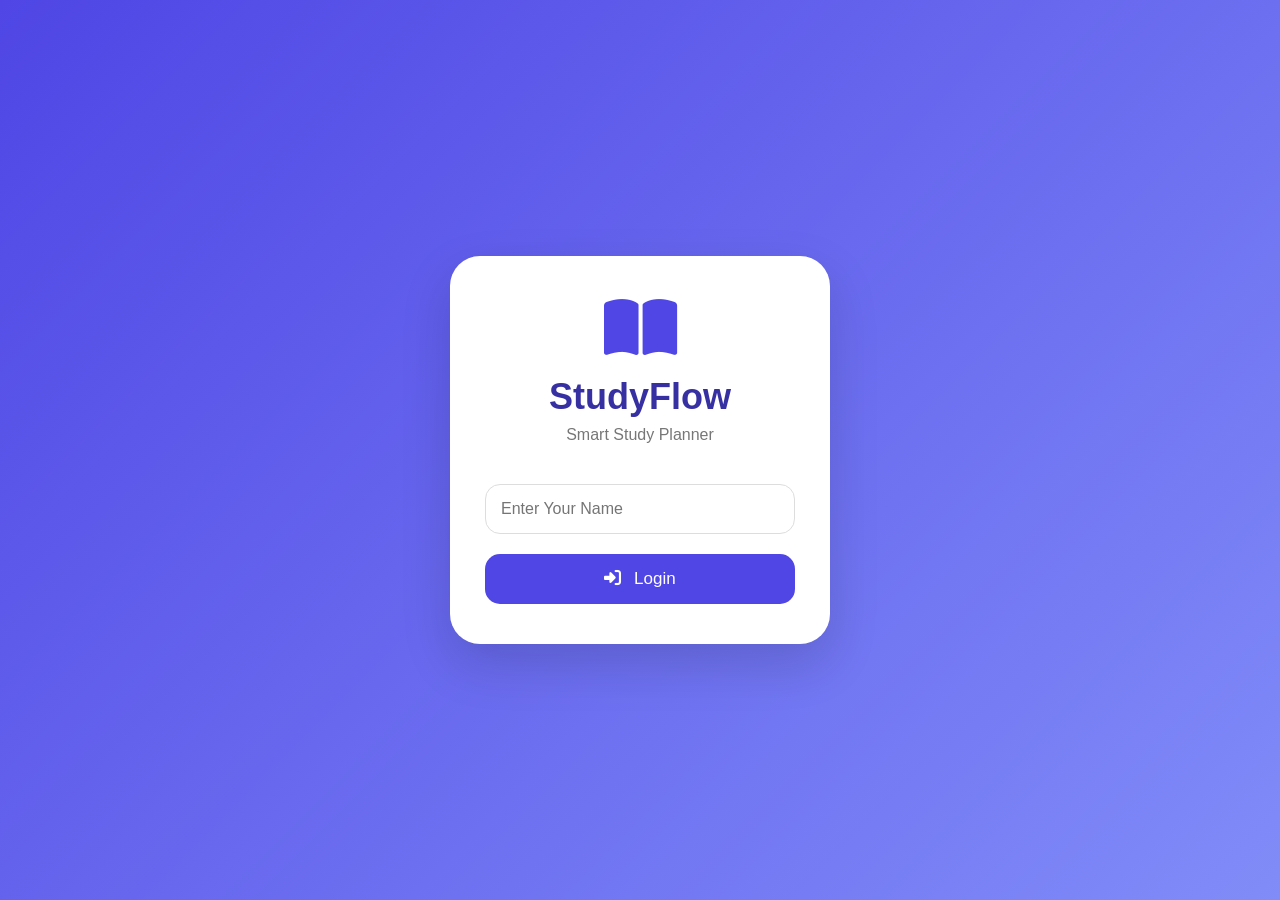
<file: Study Planner/index.html>
<!DOCTYPE html>
<html>
<head>
    <title>StudyFlow Login</title>
    <link rel="stylesheet" href="style.css">
    <link rel="stylesheet" href="https://cdnjs.cloudflare.com/ajax/libs/font-awesome/6.7.2/css/all.min.css">
    <style>
/* 
LOGIN PAGE
*/

.login-body{
    min-height:100vh;
    background:linear-gradient(135deg,#4f46e5,#818cf8);
    display:flex;
    justify-content:center;
    align-items:center;
}

/* LOGIN BOX */

.login-box{
    width:380px;
    background:white;
    padding:40px 35px;
    border-radius:30px;
    text-align:center;
    box-shadow:0 20px 50px rgba(0,0,0,.15);
    animation:loginAnimation .5s ease;
}

@keyframes loginAnimation{
    from{
        opacity:0;
        transform:translateY(-30px);
    }

    to{
        opacity:1;
        transform:translateY(0);
    }
}

/* LOGO */

.logo-icon{
    font-size:65px;
    color:#4f46e5;
    margin-bottom:15px;
}

.login-box h1{
    font-size:36px;
    color:#3730a3;
    margin-bottom:8px;
}

.login-box p{
    color:#777;
    margin-bottom:30px;
}

/* INPUT */

.login-box input{
    width:100%;
    padding:15px;
    border:1px solid #ddd;
    border-radius:15px;
    outline:none;
    font-size:16px;
    margin-bottom:20px;
}

.login-box input:focus{
    border-color:#4f46e5;
    box-shadow:0 0 8px rgba(79,70,229,.3);
}

/* BUTTON */

.login-box button{
    width:100%;
    padding:15px;
    border:none;
    border-radius:15px;
    background:#4f46e5;
    color:white;
    font-size:17px;
    cursor:pointer;
    transition:.3s;
}

.login-box button:hover{
    background:#3730a3;
    transform:translateY(-3px);
}

.login-box button i{
    margin-right:8px;
}

/* MOBILE */

@media(max-width:500px){

    .login-box{
        width:90%;
        padding:35px 25px;
    }

    .login-box h1{
        font-size:30px;
    }

}
</style>
</head>
<body class="login-body">
    <div class="login-box">
        <i class="fa-solid fa-book-open logo-icon"></i>
        <h1>StudyFlow</h1>
        <p>Smart Study Planner</p>
        <input type="text" id="nameInput" placeholder="Enter Your Name">
        <button onclick="login()">
            <i class="fa-solid fa-right-to-bracket"></i>
            Login
        </button>
    </div>

    <script src="script.js"></script>

</body>
</html>
</file>
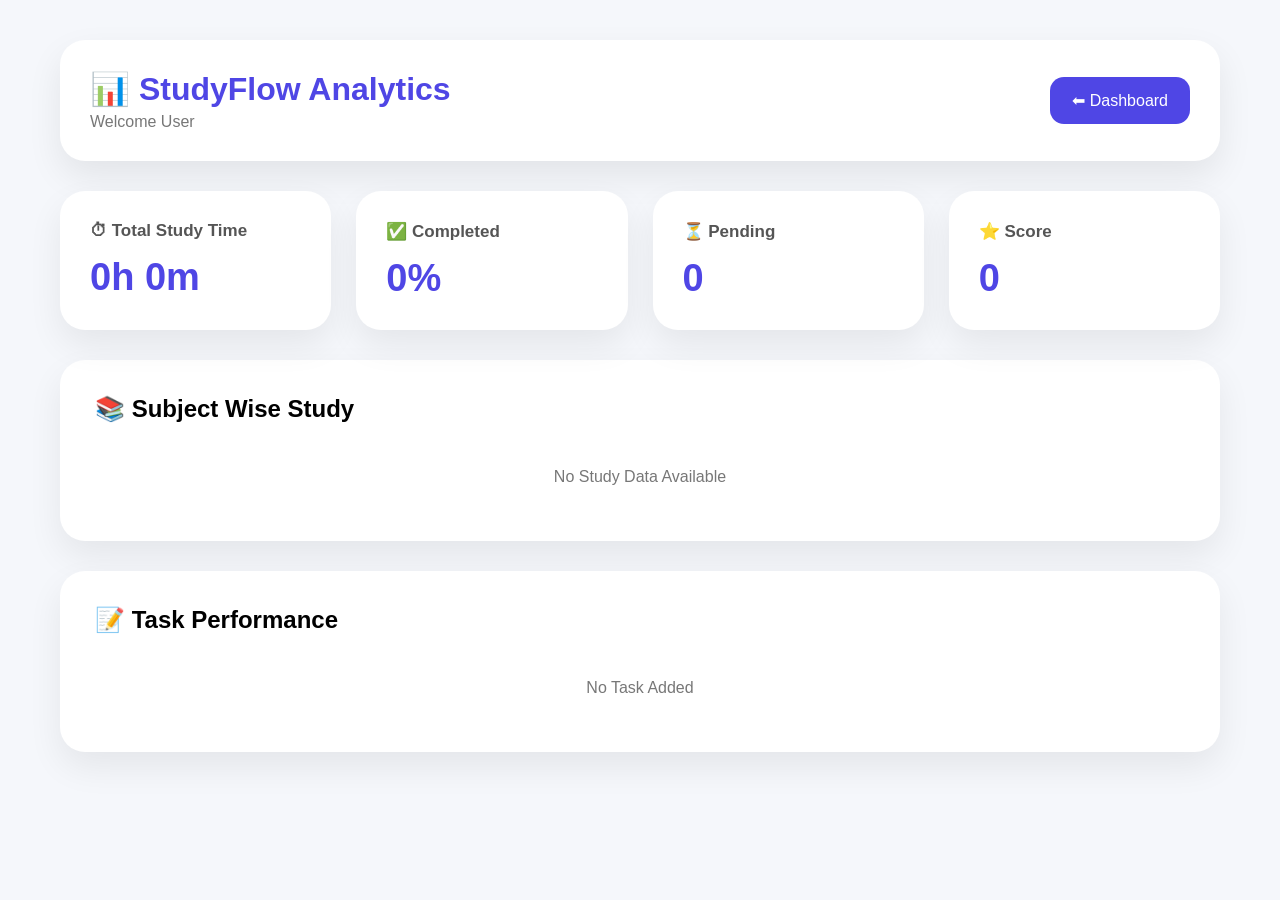
<file: Study Planner/analytics.html>
<!DOCTYPE html>
<html0.>
<head>
    <title>StudyFlow Analytics</title>
    <meta name="viewport" content="width=device-width, initial-scale=1.0">
   <style>
*{
    margin:0;
    padding:0;
    box-sizing:border-box;
    font-family:"Segoe UI",sans-serif;
}

body{
    background:#f5f7fb;
    padding:40px 60px;
}

/* HEADER */

.header{
    background:white;
    padding:30px;
    border-radius:25px;
    display:flex;
    justify-content:space-between;
    align-items:center;
    box-shadow:0 15px 35px rgba(0,0,0,.08);
    margin-bottom:30px;
}

.header h1{
    color:#4f46e5;
    font-size:32px;
}

.header p{
    color:#777;
    margin-top:5px;
}

.back{
    text-decoration:none;
    background:#4f46e5;
    color:white;
    padding:14px 22px;
    border-radius:14px;
}

/* TOP CARDS */

.cards{
    display:grid;
    grid-template-columns:repeat(4,1fr);
    gap:25px;
}

.card{
    background:white;
    padding:30px;
    border-radius:25px;
    box-shadow:0 15px 35px rgba(0,0,0,.07);
}

.card h3{
    color:#555;
    font-size:17px;
    margin-bottom:15px;
}

.number{
    font-size:38px;
    font-weight:bold;
    color:#4f46e5;
}

/* SECTIONS */

.section{
    background:white;
    padding:35px;
    margin-top:30px;
    border-radius:25px;
    box-shadow:0 15px 35px rgba(0,0,0,.07);
}

.section h2{
    margin-bottom:25px;
}

/* SUBJECT BAR */

.bar-box{
    margin-bottom:20px;
}

.bar-title{
    display:flex;
    justify-content:space-between;
    margin-bottom:8px;
}

.bar{
    height:22px;
    background:#e5e7eb;
    border-radius:20px;
    overflow:hidden;
}

.fill{
    height:100%;
    background:#4f46e5;
    border-radius:20px;
}

/* TASK */

.task{
    background:#f8fafc;
    padding:18px;
    border-radius:18px;
    margin-bottom:15px;
}

.task h3{
    color:#333;
    margin-bottom:8px;
}

.complete{
    color:#16a34a;
    font-weight:bold;
}

.pending{
    color:#dc2626;
    font-weight:bold;
}

/* EMPTY */

.empty{
    text-align:center;
    color:#777;
    padding:20px;
}

/* RESPONSIVE */

@media(max-width:1000px){
    .cards{
        grid-template-columns:repeat(2,1fr);
    }

    body{
        padding:30px;
    }
}

@media(max-width:600px){
    body{
        padding:15px;
    }

    .header{
        flex-direction:column;
        gap:20px;
    }

    .cards{
        grid-template-columns:1fr;
    }

    .section{
        padding:20px;
    }

    .header h1{
        font-size:25px;
    }
}
</style>


</head>



<body>

    <!-- Header -->
    <div class="header">
        <div>
            <h1>📊 StudyFlow Analytics</h1>
            <p id="username">Student Performance</p>
        </div>

        <a href="dashboard.html" class="back">
            ⬅ Dashboard
        </a>
    </div>

    <!-- Top Cards -->
    <div class="cards">

        <div class="card">
            <h3>⏱ Total Study Time</h3>
            <div class="number" id="studyTime">0h</div>
        </div>

        <div class="card">
            <h3>✅ Completed</h3>
            <div class="number" id="completed">0%</div>
        </div>

        <div class="card">
            <h3>⏳ Pending</h3>
            <div class="number" id="pending">0</div>
        </div>

        <div class="card">
            <h3>⭐ Score</h3>
            <div class="number" id="score">0</div>
        </div>

    </div>

    <!-- Subject Performance -->
    <div class="section">
        <h2>📚 Subject Wise Study</h2>
        <div id="subjects"></div>
    </div>

    <!-- Task Performance -->
    <div class="section">
        <h2>📝 Task Performance</h2>
        <div id="taskData"></div>
    </div>

    <script>

        let user = localStorage.getItem("studyUser") || "User";

        document.getElementById("username").innerHTML = "Welcome " + user;

        let tasks = JSON.parse(localStorage.getItem(user + "_tasks")) || [];

        let totalMinutes = 0;
        let completed = 0;
        let subjectData = {};

        tasks.forEach(task => {

            let time = Number(task.focusTime || 0);

            totalMinutes += time;

            if (task.complete) {
                completed++;
            }

            if (!subjectData[task.subject]) {
                subjectData[task.subject] = 0;
            }

            subjectData[task.subject] += time;

        });

        // Total Study Time
        let hour = Math.floor(totalMinutes / 60);
        let min = totalMinutes % 60;

        document.getElementById("studyTime").innerHTML = hour + "h " + min + "m";

        // Completion Percentage
        let percent = 0;

        if (tasks.length > 0) {
            percent = Math.round((completed / tasks.length) * 100);
        }

        document.getElementById("completed").innerHTML = percent + "%";
        document.getElementById("pending").innerHTML = tasks.length - completed;
        document.getElementById("score").innerHTML = percent;

        // Subject Progress
        let subjectBox = document.getElementById("subjects");

        let max = 0;

        Object.values(subjectData).forEach(value => {
            if (value > max) {
                max = value;
            }
        });

        if (Object.keys(subjectData).length === 0) {

            subjectBox.innerHTML = `
                <div class="empty">
                    No Study Data Available
                </div>
            `;

        } else {

            for (let sub in subjectData) {

                let width = Math.round((subjectData[sub] / max) * 100);

                subjectBox.innerHTML += `
                    <div class="bar-box">

                        <div class="bar-title">
                            <b>${sub}</b>
                            <span>
                                ${Math.floor(subjectData[sub] / 60)}h
                                ${subjectData[sub] % 60}m
                            </span>
                        </div>

                        <div class="bar">
                            <div class="fill" style="width:${width}%"></div>
                        </div>

                    </div>
                `;
            }
        }

        // Task Performance
        let taskBox = document.getElementById("taskData");

        if (tasks.length === 0) {

            taskBox.innerHTML = `
                <div class="empty">
                    No Task Added
                </div>
            `;

        } else {

            tasks.forEach(task => {

                taskBox.innerHTML += `
                    <div class="task">

                        <h3>${task.name}</h3>

                        <p>Subject : ${task.subject}</p>

                        <p>Focus Time : ${task.focusTime || 0} Minutes</p>

                        <p class="${task.complete ? 'complete' : 'pending'}">
                            ${task.complete ? "Completed ✅" : "Pending ⏳"}
                        </p>

                    </div>
                `;

            });

        }

    </script>

</body>

</html>
</file>
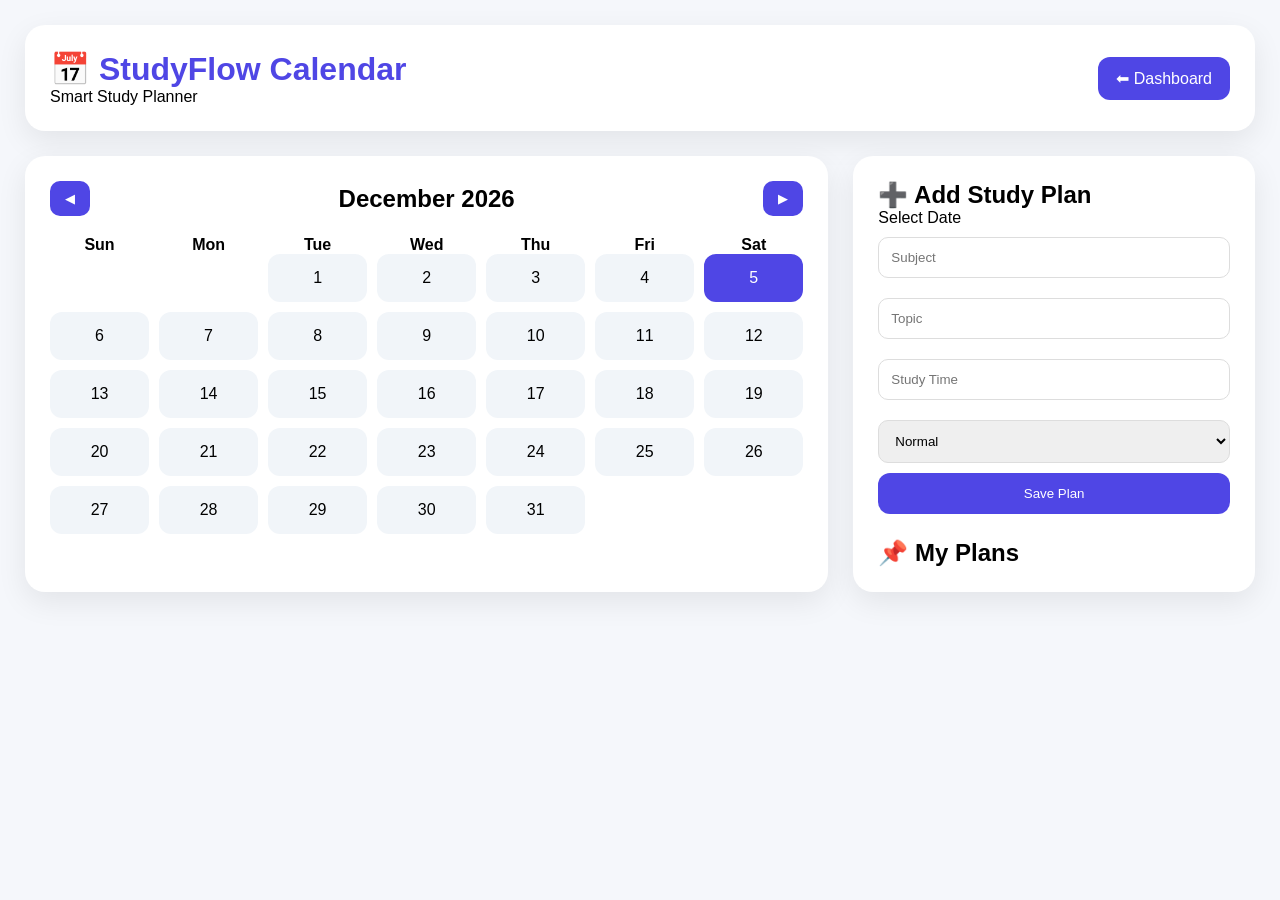
<file: Study Planner/calendar.html>
<!DOCTYPE html>
<html>
<head>
    <title>StudyFlow Calendar</title>
    <meta name="viewport" content="width=device-width, initial-scale=1.0">
    <style>
        * {
            margin: 0;
            padding: 0;
            box-sizing: border-box;
            font-family: "Segoe UI", sans-serif;
        }

        body {

            background: #f5f7fb;
            padding: 25px;

        }

        /* HEADER */
        .header {

            background: white;
            padding: 25px;
            border-radius: 20px;
            box-shadow: 0 10px 30px rgba(0, 0, 0, .08);
            margin-bottom: 25px;

            display: flex;
            justify-content: space-between;
            align-items: center;

        }

        .header h1 {

            color: #4f46e5;

        }

        .back {

            background: #4f46e5;
            color: white;
            padding: 12px 18px;
            border-radius: 12px;
            text-decoration: none;

        }

        .container {

            display: grid;
            grid-template-columns: 2fr 1fr;
            gap: 25px;

        }

        .card {

            background: white;
            padding: 25px;
            border-radius: 20px;
            box-shadow: 0 10px 30px rgba(0, 0, 0, .08);

        }

        /* CALENDAR */

        .calendar-head {

            display: flex;
            justify-content: space-between;
            align-items: center;
            margin-bottom: 20px;

        }

        .calendar-head button {

            background: #4f46e5;
            color: white;
            border: none;
            padding: 10px 15px;
            border-radius: 10px;
            cursor: pointer;

        }


        .days {

            display: grid;
            grid-template-columns: repeat(7, 1fr);
            gap: 10px;

        }


        .week {

            text-align: center;
            font-weight: bold;

        }


        .date {

            padding: 15px;
            background: #f1f5f9;
            text-align: center;
            border-radius: 12px;
            cursor: pointer;
            position: relative;

        }


        .date:hover {

            background: #c7d2fe;

        }

        .today {

            background: #4f46e5;
            color: white;

        }


        .has-plan::after {

            content: "";
            height: 8px;
            width: 8px;
            background: #16a34a;
            border-radius: 50%;
            position: absolute;
            bottom: 5px;
            left: 50%;
            transform: translateX(-50%);

        }


        input,
        textarea,
        select {

            width: 100%;
            padding: 12px;
            margin: 10px 0;
            border-radius: 10px;
            border: 1px solid #ddd;

        }


        .save {

            width: 100%;
            background: #4f46e5;
            color: white;
            border: none;
            padding: 13px;
            border-radius: 12px;
            cursor: pointer;

        }


        .plan {

            padding: 15px;
            border-radius: 15px;
            margin-top: 15px;
            background: #eef2ff;

        }

        .normal {

            border-left: 6px solid #2563eb;

        }


        .complete {

            border-left: 6px solid #16a34a;

        }


        .important {

            border-left: 6px solid #dc2626;

        }



        .plan button {

            border: none;
            padding: 8px 12px;
            margin: 5px;
            border-radius: 8px;
            cursor: pointer;

        }

        .edit {

            background: #f59e0b;
            color: white;

        }



        .delete {

            background: #dc2626;
            color: white;

        }

        .completeBtn {

            background: #16a34a;
            color: white;

        }


        @media(max-width:800px) {

            .container {

                grid-template-columns: 1fr;

            }

            .header {

                flex-direction: column;
                gap: 15px;

            }

            .days {

                gap: 5px;

            }


            .date {

                padding: 10px;

            }

        }
    </style>

</head>
<body>
    <div class="header">
        <div>
            <h1>
                📅 StudyFlow Calendar
            </h1>
            <p>
                Smart Study Planner
            </p>
        </div>
        <a href="dashboard.html" class="back">
            ⬅ Dashboard
        </a>
    </div>

    <div class="container">
        <!-- CALENDAR -->
        <div class="card">
            <div class="calendar-head">
                <button onclick="prevMonth()">
                    ◀
                </button>
                <h2 id="monthYear"></h2>
                <button onclick="nextMonth()">
                    ▶
                </button>
            </div>


            <div class="days">
                <div class="week">Sun</div>
                <div class="week">Mon</div>
                <div class="week">Tue</div>
                <div class="week">Wed</div>
                <div class="week">Thu</div>
                <div class="week">Fri</div>
                <div class="week">Sat</div>
            </div>
            <div class="days" id="calendar"></div>
        </div>

        <!-- PLAN -->

        <div class="card">
            <h2>
                ➕ Add Study Plan
            </h2>
            <p id="selectedDate">
                Select Date
            </p>
            <input id="subject" placeholder="Subject">
            <input id="topic" placeholder="Topic">
            <input id="time" placeholder="Study Time">
            <select id="status">
                <option value="normal">
                    Normal
                </option>
                <option value="important">
                    Important
                </option>
            </select>
            <button class="save" onclick="savePlan()">
                Save Plan
            </button>

            <h2 style="margin-top:25px">
                📌 My Plans
            </h2>
            <div id="plans"></div>
        </div>
    </div>

    <script>
        let date = new Date();
        let selectedDate = "";
        let editIndex = null;
        let plans =
            JSON.parse(localStorage.getItem("studyPlans")) || [];
        function loadCalendar() {
            let calendar = document.getElementById("calendar");
            calendar.innerHTML = "";
            let month = date.getMonth();
            let year = date.getFullYear();
            document.getElementById("monthYear").innerHTML =
                date.toLocaleString(
                    "default",
                    {
                        month: "long",
                        year: "numeric"
                    }
                );
            let firstDay =
                new Date(year, month, 1).getDay();
            let totalDays =
                new Date(year, month + 1, 0).getDate();
            for (let i = 0; i < firstDay; i++) {

                calendar.innerHTML += "<div></div>";

            }
            for (let d = 1; d <= totalDays; d++) {

                let div = document.createElement("div");
                div.className = "date";
                div.innerHTML = d;
                let current =
                    year + "-" + (month + 1) + "-" + d;
                let today = new Date();
                if (
                    d == today.getDate()
                    &&
                    month == today.getMonth()
                    &&
                    year == today.getFullYear()
                ) {

                    div.classList.add("today");

                }

                if (
                    plans.some(p => p.date == current)
                ) {

                    div.classList.add("has-plan");

                }

                div.onclick = function () {
                    selectedDate = current;
                    document.getElementById("selectedDate")
                        .innerHTML =
                        "Selected : " + current;
                    showPlans();
                };
                calendar.appendChild(div);
            }

        }

        function prevMonth() {
            date.setMonth(
                date.getMonth() - 1
            );

            loadCalendar();

        }

        function nextMonth() {

            date.setMonth(
                date.getMonth() + 1
            );

            loadCalendar();

        }


        function savePlan() {
            if (selectedDate == "") {
                alert("Select Date First");
                return;

            }

            let plan = {
                date: selectedDate,
                subject:
                    document.getElementById("subject").value,
                topic:
                    document.getElementById("topic").value,
                time:
                    document.getElementById("time").value,
                status:
                    document.getElementById("status").value
            };

            if (plan.subject == "") {
                alert("Enter Subject");
                return;
            }

            if (editIndex !== null) {
                plans[editIndex] = plan;
                editIndex = null;
            }
            else {
                plans.push(plan);
            }

            localStorage.setItem(
                "studyPlans",
                JSON.stringify(plans)
            );

            clearForm();
            showPlans();
            loadCalendar();
        }

        function showPlans() {
            let box = document.getElementById("plans");
            box.innerHTML = "";
            plans.forEach((p, index) => {
                if (p.date == selectedDate) {
                    box.innerHTML +=
                      `

<div class="plan ${p.status}">
<b>
${p.subject}
</b>

<br>
${p.topic}

<br>

⏱ ${p.time}

<br>

<button class="edit"
onclick="editPlan(${index})">
Edit

</button>

<button class="delete"
onclick="deletePlan(${index})">

Delete

</button>

<button class="completeBtn"
onclick="completePlan(${index})">

Complete

</button>


</div>

`;
                }

            });

        }

        function editPlan(index) {
            let p = plans[index];
            document.getElementById("subject").value = p.subject;
            document.getElementById("topic").value = p.topic;
            document.getElementById("time").value = p.time;
            document.getElementById("status").value = p.status;
            editIndex = index;

        }

        function deletePlan(index) {
            if (confirm("Delete this plan?")) {
                plans.splice(index, 1);
                localStorage.setItem(
                    "studyPlans",
                    JSON.stringify(plans)
                );
                showPlans();
                loadCalendar();
            }

        }


        function completePlan(index) {
            plans[index].status = "complete";
            localStorage.setItem(
                "studyPlans",
                JSON.stringify(plans)
            );

            showPlans();
            loadCalendar();
        }

        function clearForm() {
            document.getElementById("subject").value = "";
            document.getElementById("topic").value = "";
            document.getElementById("time").value = "";
        }
        loadCalendar();
    </script>
</body>
</html>
</file>
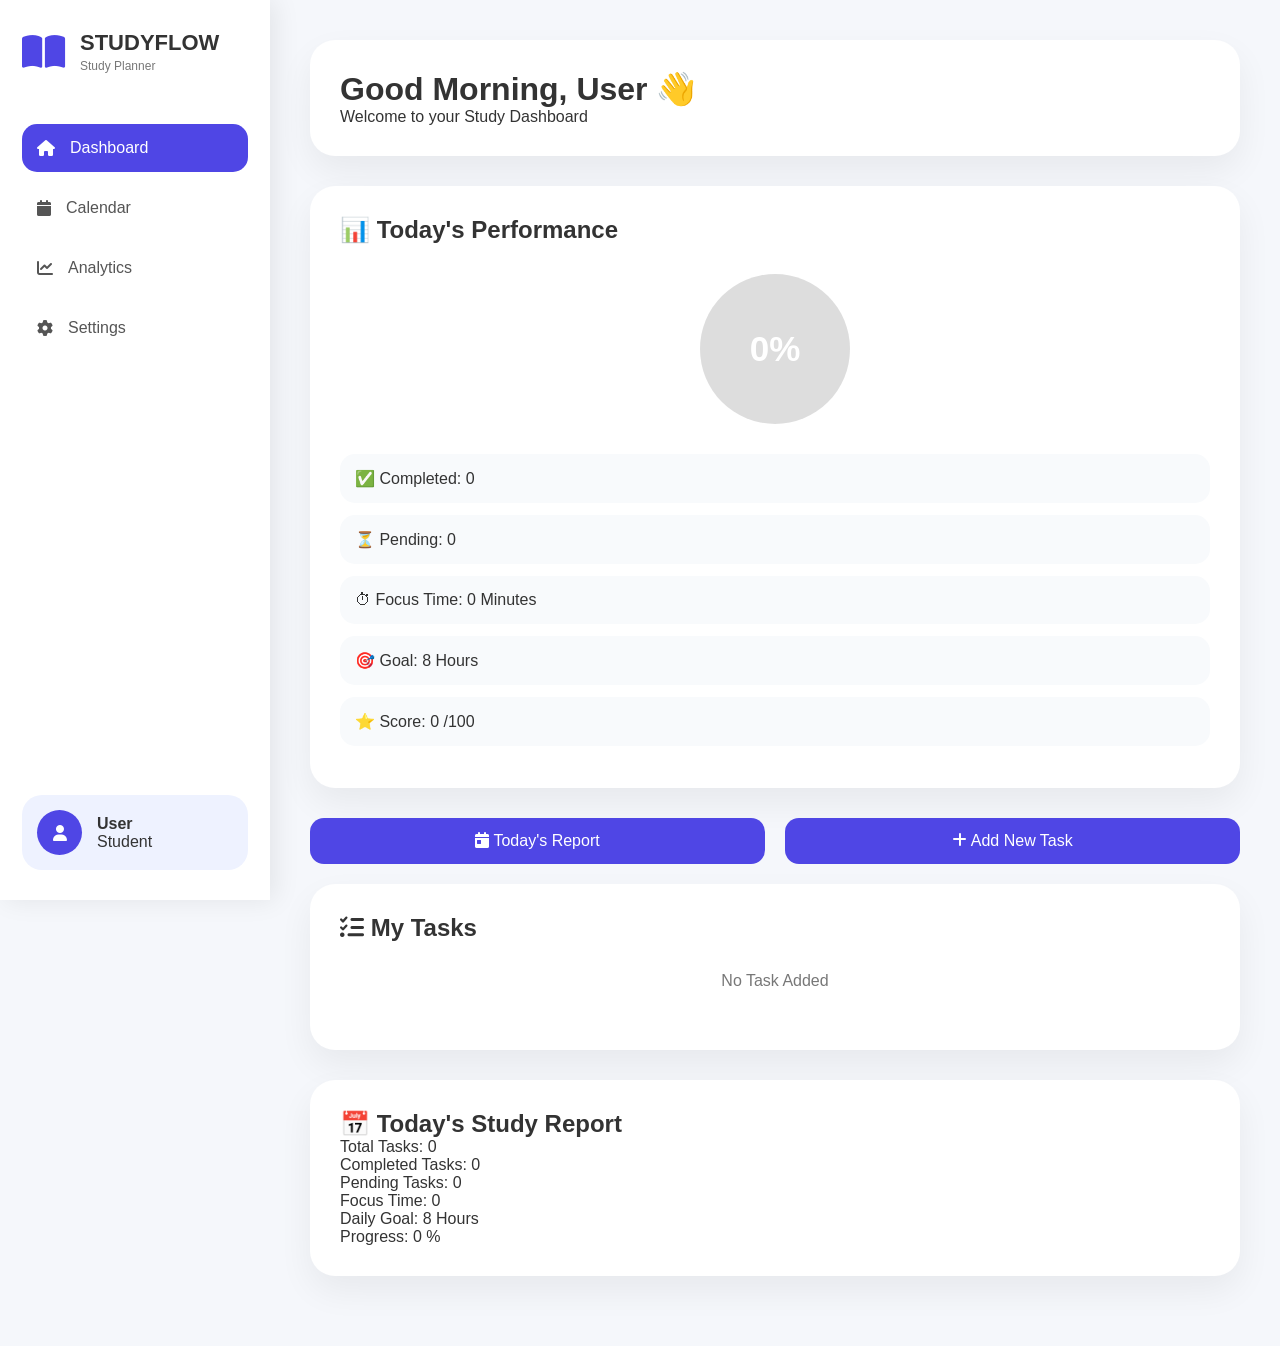
<file: Study Planner/dashboard.html>
<!DOCTYPE html>
<html>
<head>
    <title>StudyFlow Dashboard</title>
    <meta name="viewport" content="width=device-width, initial-scale=1.0">
    <link rel="stylesheet" href="style.css">
    <link rel="stylesheet" href="https://cdnjs.cloudflare.com/ajax/libs/font-awesome/6.7.2/css/all.min.css">
</head>


<body>
    <!-- SIDEBAR -->
    <div class="sidebar">
        <div class="logo">
            <i class="fa-solid fa-book-open"></i>
            <div>
                <h2>STUDYFLOW</h2>
                <span>Study Planner</span>
            </div>
        </div>
        <div class="menu">
            <a href="#" class="active">
                <i class="fa-solid fa-house"></i>
                Dashboard
            </a>
            <a href="calendar.html">
                <i class="fa-solid fa-calendar"></i>
                Calendar
            </a>

            <a href="analytics.html">
                <i class="fa-solid fa-chart-line"></i>
                Analytics
            </a>

            <a href="settings.html">
                <i class="fa-solid fa-gear"></i>
                Settings
            </a>
        </div>

        <div class="profile">
            <div class="profile-icon">
                <i class="fa-solid fa-user"></i>
            </div>
            <div>
                <h4 id="userName">
                    User
                </h4>
                <p>
                    Student
                </p>
            </div>
        </div>
    </div>

    <!-- MAIN CONTENT -->
    <div class="content">
        <div class="top-card">
            <h1>
                Good Morning,
                <span id="welcomeName">
                    User
                </span>
                👋
            </h1>
            <p>
                Welcome to your Study Dashboard
            </p>
        </div>

        <!-- PERFORMANCE -->
        <div class="card progress-card">
            <h2>
                📊 Today's Performance
            </h2>
            <div class="progress-circle">

                <span id="progressPercent">
                    0%
                </span>

            </div>

            <div class="progress-data">
                <p>
                    ✅ Completed:

                    <span id="completedCount">
                        0
                    </span>

                </p>

                <p>
                    ⏳ Pending:

                    <span id="pendingCount">
                        0
                    </span>

                </p>
                <p>
                    ⏱ Focus Time:

                    <span id="focusTime">
                        0
                    </span>

                    Minutes

                </p>
                <p>
                    🎯 Goal:

                    <span id="dailyGoal">
                        8
                    </span>

                    Hours

                </p>

                <p>
                    ⭐ Score:

                    <span id="score">
                        0
                    </span>
                    /100
                </p>
            </div>
        </div>

        <!-- BUTTONS -->


        <div class="action-buttons">
            <button onclick="showDailyReport()">
                <i class="fa-solid fa-calendar-day"></i>
                Today's Report
            </button>

            <button onclick="openTaskBox()">
                <i class="fa-solid fa-plus"></i>
                Add New Task
            </button>
        </div>

        <!-- CREATE TASK -->
        <div class="card task-box" id="taskBox">
            <h2>
                <i class="fa-solid fa-pen"></i>
                Create Task
            </h2>
            <input id="taskName" type="text" placeholder="Task Name">
            <input id="subject" type="text" placeholder="Subject">
            <div class="duration-box">
                <input id="durationHour" type="number" placeholder="Hour">
                <input id="durationMinute" type="number" placeholder="Minute">
            </div>

            <button onclick="addTask()">
                <i class="fa-solid fa-save"></i>
                Save Task
            </button>
        </div>


        <!-- TASK LIST -->
        <div class="card">
            <h2>
                <i class="fa-solid fa-list-check"></i>

                My Tasks

            </h2>
            <div id="taskList">
            </div>
        </div>

        <!-- TODAY REPORT -->
        <div class="card" id="dailyReport">
            <h2>
                📅 Today's Study Report
            </h2>
            <p>
                Total Tasks:
                <span id="reportTotal">
                    0
                </span>

            </p>
            <p>
                Completed Tasks:
                <span id="reportCompleted">
                    0
                </span>
            </p>
            <p>
                Pending Tasks:
                <span id="reportPending">
                    0
                </span>
            </p>
            <p>
                Focus Time:

                <span id="reportFocus">
                    0
                </span>

            </p>
            <p>
                Daily Goal:

                <span id="reportGoal">
                    8
                </span>

                Hours

            </p>
            <p>
                Progress:
                <span id="reportProgress">
                    0
                </span>
                %
            </p>
        </div>
    </div>

    <script src="script.js"></script>


</body>

</html>
</file>
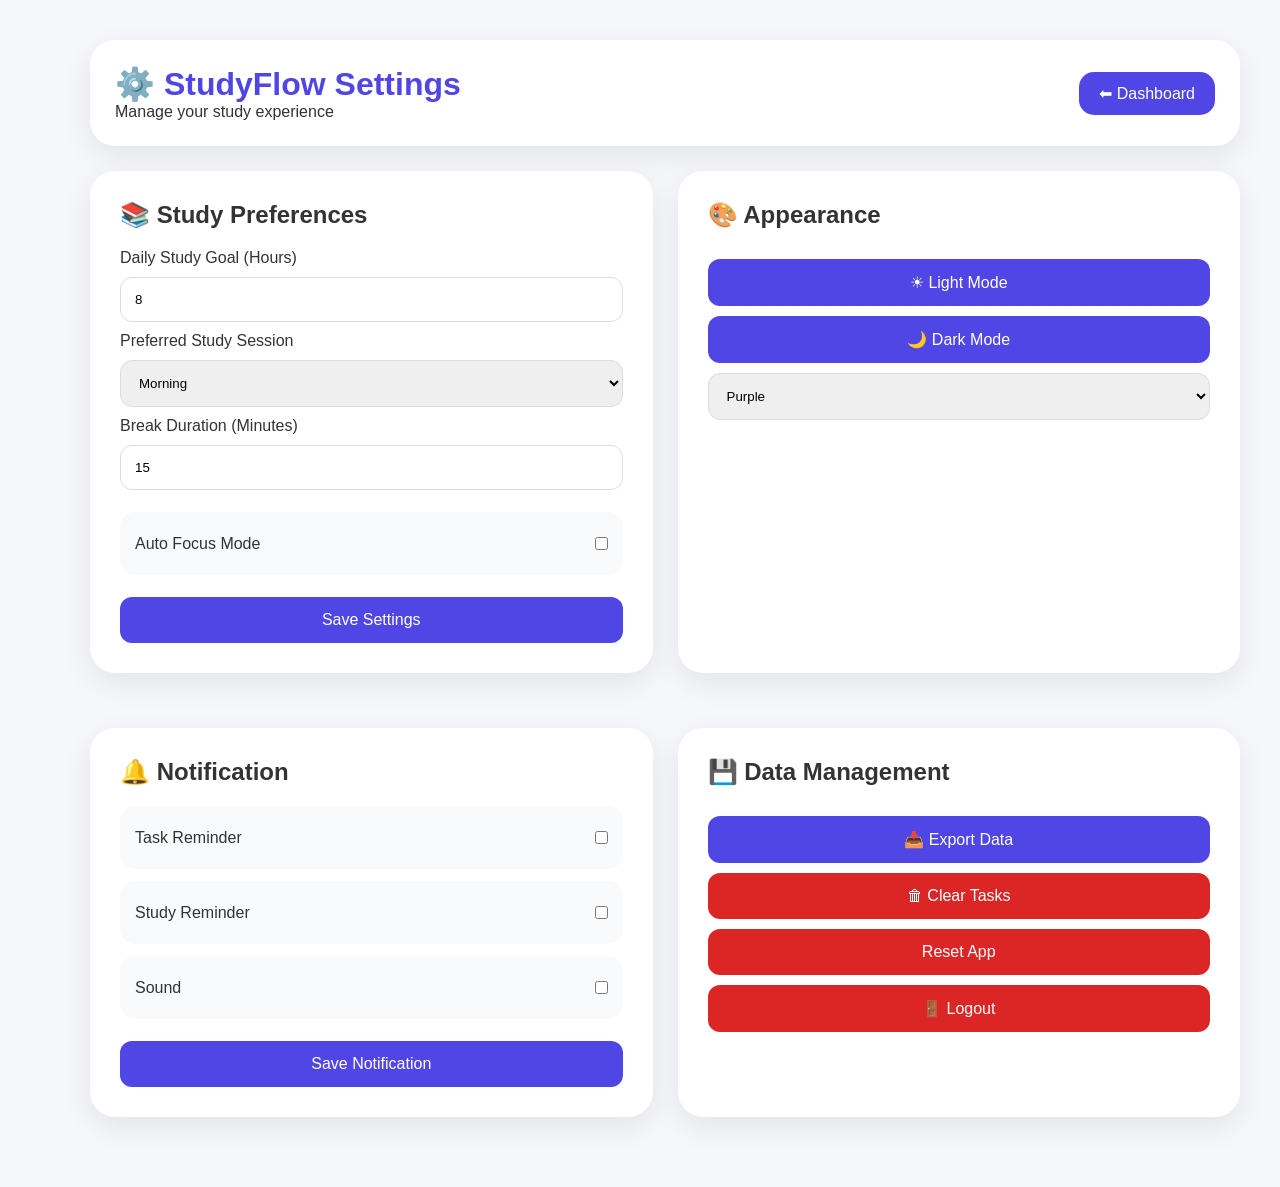
<file: Study Planner/settings.html>
<!DOCTYPE html>
<html>
<head>
    <title>StudyFlow Settings</title>
    <meta name="viewport" content="width=device-width, initial-scale=1.0">
    <link rel="stylesheet" href="style.css">
    <link rel="stylesheet" href="https://cdnjs.cloudflare.com/ajax/libs/font-awesome/6.7.2/css/all.min.css">

    <style>
        .settings-page {
            margin-left: 50px;
            padding: 40px;
            background: #f5f7fb;
            min-height: 100vh;
        }


        .header {
            background: white;
            padding: 25px;
            border-radius: 25px;
            display: flex;
            justify-content: space-between;
            align-items: center;
            margin-bottom: 25px;
            box-shadow: 0 10px 30px rgba(0, 0, 0, .08);
        }

        .header h1 {
            color: var(--primary);
        }

        .back {
            background: var(--primary);
            color: white;
            padding: 12px 20px;
            border-radius: 15px;
            text-decoration: none;
        }

        .settings-grid {
            display: grid;
            grid-template-columns: repeat(2, 1fr);
            gap: 25px;
        }

        .card {
            background: white;
            padding: 30px;
            border-radius: 25px;
            box-shadow: 0 10px 30px rgba(0, 0, 0, .08);
        }

        .card h2 {
            margin-bottom: 20px;
        }

        input,
        select {
            width: 100%;
            padding: 14px;
            margin: 10px 0;
            border-radius: 12px;
            border: 1px solid #ddd;
        }

        button {
            width: 100%;
            padding: 14px;
            border: none;
            border-radius: 12px;
            background: var(--primary);
            color: white;
            cursor: pointer;
            margin-top: 10px;
        }

        .green {
            background: #16a34a;
        }

        .red {
            background: #dc2626;
        }

        .option {
            display: flex;
            justify-content: space-between;
            align-items: center;
            background: #f8fafc;
            padding: 15px;
            border-radius: 15px;
            margin: 12px 0;
        }

        .option input {
            width: auto;
        }

        .dark {
            background: #111827;
            color: white;
        }

        .dark .card,
        .dark .header {
            background: #1f2937;
        }

        @media(max-width:800px) {
            .settings-page {
                margin-left: 0;
                padding: 20px;
            }
            .settings-grid {
                grid-template-columns: 1fr;
            }
        }
    </style>

</head>
<body>
    <div class="settings-page">
        <div class="header">
            <div>
                <h1>
                    ⚙️ StudyFlow Settings
                </h1>
                <p>
                    Manage your study experience
                </p>
            </div>
            <a href="dashboard.html" class="back">
                ⬅ Dashboard
            </a>
        </div>

        <div class="settings-grid">
            <!-- STUDY SETTINGS -->
            <div class="card">
                <h2>
                    📚 Study Preferences
                </h2>
                <label>
                    Daily Study Goal (Hours)
                </label>
                <input type="number" id="goal" value="8">
                <label>
                    Preferred Study Session
                </label>
                <select id="session">
                    <option>Morning</option>
                    <option>Afternoon</option>
                    <option>Night</option>
                </select>

                <label>
                    Break Duration (Minutes)
                </label>
                <input type="number" id="breakTime" value="15">

                <div class="option">
                    Auto Focus Mode
                    <input type="checkbox" id="focus">

                </div>

                <button onclick="saveStudy()">
                    Save Settings
                </button>
            </div>
            <!-- APPEARANCE -->

            <div class="card">
                <h2>
                    🎨 Appearance
                </h2>
                <button onclick="lightMode()">

                    ☀ Light Mode

                </button>

                <button onclick="darkMode()">

                    🌙 Dark Mode

                </button>

                <select onchange="changeColor(this.value)">

                    <option value="#4f46e5">
                        Purple
                    </option>

                    <option value="#16a34a">
                        Green
                    </option>

                    <option value="#2563eb">
                        Blue
                    </option>

                    <option value="#dc2626">
                        Red
                    </option>

                </select>


            </div>

            <!-- NOTIFICATION -->

            <div class="card">
                <h2>
                    🔔 Notification
                </h2>


                <div class="option">
                    Task Reminder
                    <input type="checkbox" id="taskNotify">

                </div>


                <div class="option">
                    Study Reminder
                    <input type="checkbox" id="studyNotify">

                </div>

                <div class="option">
                    Sound
                    <input type="checkbox" id="sound">

                </div>

                <button onclick="saveNotification()">
                    Save Notification
                </button>

            </div>

            <!-- DATA MANAGEMENT -->

            <div class="card">
                <h2>
                    💾 Data Management
                </h2>

                <button onclick="exportData()">
                    📥 Export Data
                </button>

                <button onclick="clearTasks()" class="red">
                    🗑 Clear Tasks
                </button>

                <button onclick="resetApp()" class="red">
                    Reset App
                </button>
                <button onclick="logout()" class="red">
                    🚪 Logout
                </button>

            </div>

        </div>
    </div>

    <script>

        // =========================
        // USER
        // =========================

        let user = localStorage.getItem("studyUser") || "User";


        // =========================
        // LOAD SETTINGS
        // =========================

        // Study Goal
        const goal = document.getElementById("goal");
        if (goal) {
            goal.value = localStorage.getItem("dailyGoal") || 8;
        }

        // Break Time
        const breakTime = document.getElementById("breakTime");
        if (breakTime) {
            breakTime.value = localStorage.getItem("breakTime") || 15;
        }

        // Study Session
        const session = document.getElementById("session");
        if (session) {
            session.value = localStorage.getItem("studySession") || "Morning";
        }

        // Auto Focus
        const focus = document.getElementById("focus");
        if (focus) {
            focus.checked = localStorage.getItem("focusMode") === "true";
        }

        // Notifications
        const taskNotify = document.getElementById("taskNotify");
        if (taskNotify) {
            taskNotify.checked = localStorage.getItem("taskNotify") === "true";
        }

        const studyNotify = document.getElementById("studyNotify");
        if (studyNotify) {
            studyNotify.checked = localStorage.getItem("studyNotify") === "true";
        }

        const sound = document.getElementById("sound");
        if (sound) {
            sound.checked = localStorage.getItem("sound") === "true";
        }

        // Theme
        if (localStorage.getItem("theme") === "dark") {
            document.body.classList.add("dark");
        }

        // Theme Color
        const savedColor = localStorage.getItem("color");

        if (savedColor) {
            document.documentElement.style.setProperty("--primary", savedColor);
        }


        // =========================
        // SAVE STUDY
        // =========================

        function saveStudy() {

            localStorage.setItem("dailyGoal", goal.value);

            localStorage.setItem("breakTime", breakTime.value);

            localStorage.setItem("studySession", session.value);

            localStorage.setItem("focusMode", focus.checked);

            alert("Study Settings Saved!");

        }


        // =========================
        // LIGHT MODE
        // =========================

        function lightMode() {

            document.body.classList.remove("dark");

            localStorage.setItem("theme", "light");

        }


        // =========================
        // DARK MODE
        // =========================

        function darkMode() {

            document.body.classList.add("dark");

            localStorage.setItem("theme", "dark");

        }


        // =========================
        // CHANGE COLOR
        // =========================

        function changeColor(color) {

            document.documentElement.style.setProperty("--primary", color);

            localStorage.setItem("color", color);

        }


        // =========================
        // SAVE NOTIFICATION
        // =========================

        function saveNotification() {

            localStorage.setItem("taskNotify", taskNotify.checked);

            localStorage.setItem("studyNotify", studyNotify.checked);

            localStorage.setItem("sound", sound.checked);

            alert("Notification Saved!");

        }


        // =========================
        // EXPORT DATA
        // =========================

        function exportData() {

            let data = {

                user: user,

                tasks: JSON.parse(localStorage.getItem(user + "_tasks")) || [],

                settings: localStorage

            };

            let blob = new Blob(
                [JSON.stringify(data, null, 2)],
                {type: "application/json"}
            );

            let a = document.createElement("a");

            a.href = URL.createObjectURL(blob);

            a.download = "StudyFlow_Data.json";

            a.click();

        }


        // =========================
        // CLEAR TASKS
        // =========================

        function clearTasks() {

            if (confirm("Delete all tasks?")) {

                localStorage.removeItem(user + "_tasks");

                alert("All Tasks Deleted!");

            }

        }


        // =========================
        // RESET APP
        // =========================

        function resetApp() {

            if (confirm("Reset StudyFlow?")) {

                localStorage.clear();

                window.location.href = "index.html";

            }

        }


        // =========================
        // LOGOUT
        // =========================

        function logout() {

            if (confirm("Logout?")) {

                localStorage.removeItem("studyUser");

                window.location.href = "index.html";

            }

        }

    </script>


</body>

</html>
</file>
<file: Study Planner/style.css>
/* =========================
RESET
========================= */

*{
    margin:0;
    padding:0;
    box-sizing:border-box;
    font-family:"Segoe UI",sans-serif;
}

:root{
    --primary:#4f46e5;
    --dark:#3730a3;
    --bg:#f5f7fb;
    --white:#fff;
    --text:#333;
    --success:#16a34a;
    --danger:#dc2626;
    --warning:#f59e0b;
}

body{
    background:var(--bg);
    color:var(--text);
}

/* =========================
SIDEBAR
========================= */

.sidebar{
    position:fixed;
    top:0;
    left:0;
    width:270px;
    height:100vh;
    background:#fff;
    padding:30px 22px;
    box-shadow:5px 0 25px rgba(0,0,0,.08);
    display:flex;
    flex-direction:column;
}

.logo{
    display:flex;
    align-items:center;
    gap:15px;
}

.logo i{
    font-size:38px;
    color:var(--primary);
}

.logo h2{
    font-size:22px;
}

.logo span{
    font-size:12px;
    color:#777;
}

.profile-icon img{
    width:45px;
    height:45px;
    border-radius:50%;
    object-fit:cover;
}

.menu{
    margin-top:50px;
}

.menu a{
    display:flex;
    align-items:center;
    gap:15px;
    padding:15px;
    margin-bottom:12px;
    border-radius:15px;
    text-decoration:none;
    color:#555;
}

.menu a:hover,
.menu .active{
    background:var(--primary);
    color:#fff;
}

.profile{
    margin-top:auto;
    display:flex;
    align-items:center;
    gap:15px;
    background:#eef2ff;
    padding:15px;
    border-radius:20px;
}

.profile-icon{
    width:45px;
    height:45px;
    background:var(--primary);
    color:#fff;
    border-radius:50%;
    display:flex;
    justify-content:center;
    align-items:center;
}

/* =========================
MAIN CONTENT
========================= */

.content{
    margin-left:270px;
    width:calc(100% - 270px);
    padding:40px;
}

.top-card,
.card{
    background:#fff;
    padding:30px;
    border-radius:25px;
    margin-bottom:30px;
    box-shadow:0 15px 35px rgba(0,0,0,.06);
}

.top-card h1{
    font-size:32px;
}

/* =========================
PERFORMANCE
========================= */

.progress-circle{
    width:150px;
    height:150px;
    margin:30px auto;
    border-radius:50%;
    background:linear-gradient(135deg,#4f46e5,#818cf8);
    color:#fff;
    display:flex;
    justify-content:center;
    align-items:center;
    font-size:35px;
    font-weight:bold;
}

.progress-data p{
    background:#f8fafc;
    padding:15px;
    border-radius:15px;
    margin:12px 0;
}

/* =========================
ACTION BUTTONS
========================= */

.action-buttons{
    display:flex;
    gap:20px;
    margin:20px 0;
}

.action-buttons button{
    flex:1;
}

button{
    padding:14px 20px;
    border:none;
    border-radius:14px;
    background:var(--primary);
    color:#fff;
    cursor:pointer;
    font-size:16px;
    transition:.3s;
}

button:hover{
    background:var(--dark);
    transform:translateY(-2px);
}

/* =========================
INPUT
========================= */

input{
    width:100%;
    padding:15px;
    margin:10px 0;
    border:1px solid #ddd;
    border-radius:14px;
    outline:none;
}

input:focus{
    border-color:var(--primary);
}

/* =========================
TASK BOX
========================= */

#taskBox{
    display:none;
    animation:slide .3s ease;
}

@keyframes slide{
    from{
        opacity:0;
        transform:translateY(-20px);
    }
    to{
        opacity:1;
        transform:translateY(0);
    }
}

.duration-box{
    display:flex;
    gap:10px;
}

.duration-box input{
    width:50%;
}

/* =========================
TASK CARD
========================= */

.task-card{
    background:#fafafa;
    padding:20px;
    margin-top:15px;
    border-radius:20px;
    border-left:6px solid var(--primary);
}

.task-card button{
    padding:10px 15px;
    margin:5px;
}

.complete-btn{
    background:var(--success);
}

.edit-btn{
    background:var(--warning);
}

.delete-btn{
    background:var(--danger);
}

.focus-btn{
    background:#2563eb;
}

.stop-btn{
    background:#111827;
}

.empty-task{
    text-align:center;
    padding:30px;
    color:#777;
}

/* =========================
MOBILE
========================= */

@media(max-width:768px){

    .sidebar{
        position:relative;
        width:100%;
        height:auto;
    }

    .content{
        margin-left:0;
        width:100%;
        padding:20px;
    }

    .menu{
        display:none;
    }

    .action-buttons{
        flex-direction:column;
    }

    .top-card h1{
        font-size:24px;
    }

}
</file>
